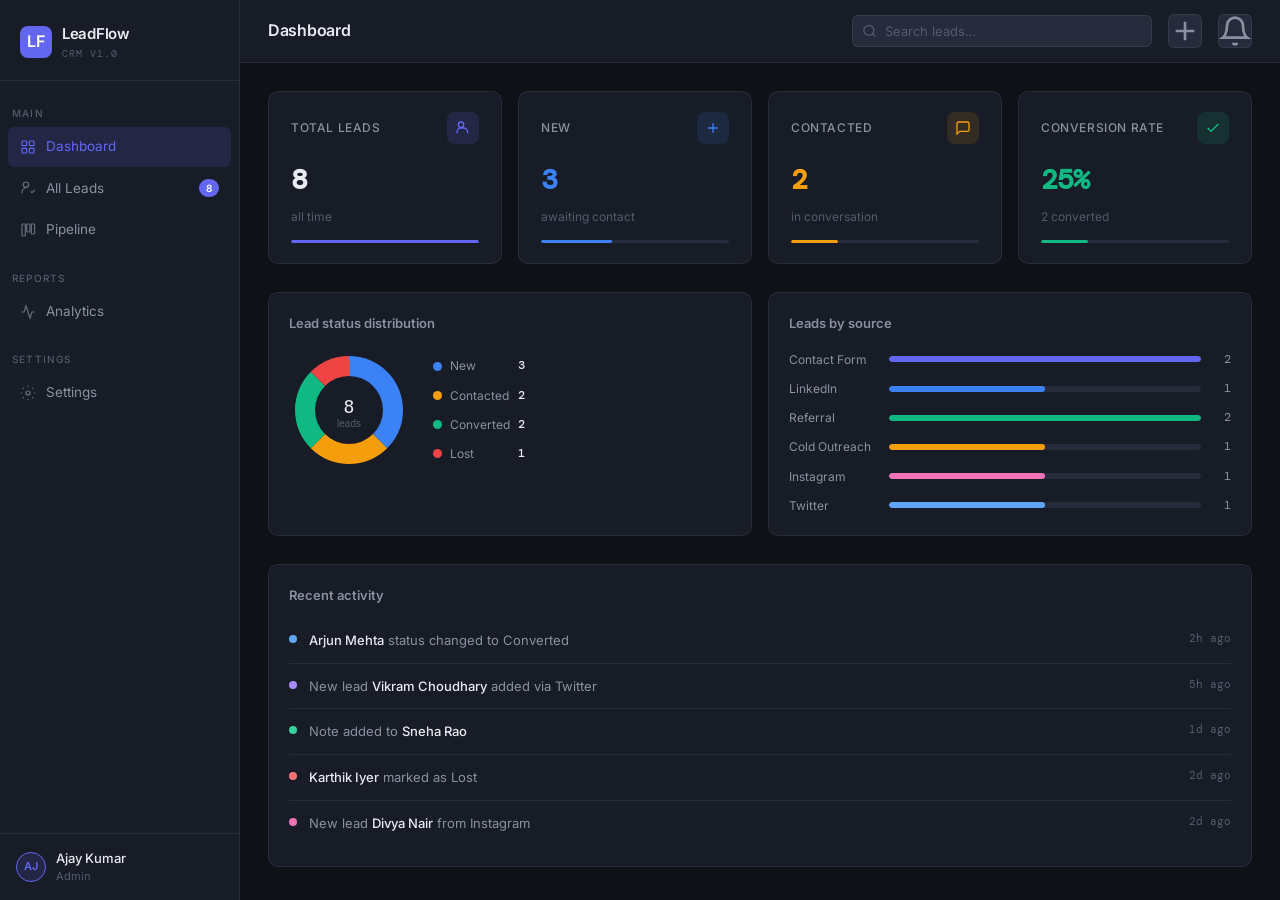
<file: index.html>
<!DOCTYPE html>
<html lang="en">
<head>
<meta charset="UTF-8">
<meta name="viewport" content="width=device-width, initial-scale=1.0">
<title>LeadFlow CRM</title>
<link rel="preconnect" href="https://fonts.googleapis.com">
<link rel="preconnect" href="https://fonts.gstatic.com" crossorigin>
<link href="https://fonts.googleapis.com/css2?family=Inter:wght@300;400;500;600&family=DM+Mono:wght@400;500&display=swap" rel="stylesheet">
<style>
:root {
  --bg: #0f1117;
  --surface: #181c27;
  --surface2: #1e2333;
  --surface3: #252b3b;
  --border: rgba(255,255,255,0.07);
  --border2: rgba(255,255,255,0.12);
  --text: #e8eaf0;
  --text2: #8b90a0;
  --text3: #555b6e;
  --accent: #6366f1;
  --accent-glow: rgba(99,102,241,0.15);
  --accent-hover: #7578f3;
  --new: #3b82f6;
  --new-bg: rgba(59,130,246,0.12);
  --contacted: #f59e0b;
  --contacted-bg: rgba(245,158,11,0.12);
  --converted: #10b981;
  --converted-bg: rgba(16,185,129,0.12);
  --lost: #ef4444;
  --lost-bg: rgba(239,68,68,0.12);
  --radius: 10px;
  --radius-sm: 6px;
  --sidebar-w: 240px;
  --font: 'Inter', sans-serif;
  --mono: 'DM Mono', monospace;
}
*{box-sizing:border-box;margin:0;padding:0}
body{font-family:var(--font);background:var(--bg);color:var(--text);min-height:100vh;display:flex;font-size:14px;line-height:1.6}

/* Sidebar */
#sidebar {
  width:var(--sidebar-w);min-height:100vh;background:var(--surface);
  border-right:1px solid var(--border);display:flex;flex-direction:column;
  position:fixed;left:0;top:0;bottom:0;z-index:50;transition:transform .2s;
}
.sidebar-logo {
  padding:22px 20px 18px;border-bottom:1px solid var(--border);
  display:flex;align-items:center;gap:10px;
}
.logo-icon {
  width:32px;height:32px;background:var(--accent);border-radius:8px;
  display:flex;align-items:center;justify-content:center;
  font-size:16px;color:#fff;font-weight:600;flex-shrink:0;
}
.logo-name{font-size:15px;font-weight:600;letter-spacing:-0.3px}
.logo-sub{font-size:10px;color:var(--text3);font-family:var(--mono);letter-spacing:1px;text-transform:uppercase}

.nav-section{padding:12px 12px 4px;font-size:10px;color:var(--text3);letter-spacing:1.2px;text-transform:uppercase;font-weight:500}
.nav-item {
  display:flex;align-items:center;gap:10px;padding:9px 12px;margin:2px 8px;
  border-radius:var(--radius-sm);cursor:pointer;transition:all .15s;
  color:var(--text2);font-size:13.5px;
}
.nav-item:hover{background:var(--surface3);color:var(--text)}
.nav-item.active{background:var(--accent-glow);color:var(--accent);}
.nav-item svg{width:16px;height:16px;opacity:.7;flex-shrink:0}
.nav-item.active svg{opacity:1}
.nav-badge{margin-left:auto;background:var(--accent);color:#fff;font-size:10px;padding:1px 7px;border-radius:20px;font-weight:600}

.sidebar-footer{margin-top:auto;border-top:1px solid var(--border);padding:14px 16px;display:flex;align-items:center;gap:10px}
.user-av{width:30px;height:30px;border-radius:50%;background:var(--accent-glow);border:1px solid var(--accent);display:flex;align-items:center;justify-content:center;font-size:11px;color:var(--accent);font-weight:600}
.user-name{font-size:13px;font-weight:500}
.user-role{font-size:11px;color:var(--text3)}

/* Main */
#main{margin-left:var(--sidebar-w);flex:1;min-height:100vh;display:flex;flex-direction:column}

/* Topbar */
#topbar{
  background:var(--surface);border-bottom:1px solid var(--border);
  padding:14px 28px;display:flex;align-items:center;gap:16px;position:sticky;top:0;z-index:40;
}
#topbar h1{font-size:16px;font-weight:600;letter-spacing:-0.3px;margin-right:auto}
.search-wrap{position:relative;flex:1;max-width:300px}
.search-wrap svg{position:absolute;left:10px;top:50%;transform:translateY(-50%);color:var(--text3);width:15px;height:15px}
#globalSearch{width:100%;background:var(--surface3);border:1px solid var(--border);color:var(--text);border-radius:var(--radius-sm);padding:7px 12px 7px 32px;font-size:13px;font-family:var(--font);outline:none;transition:border .15s}
#globalSearch:focus{border-color:var(--accent)}
#globalSearch::placeholder{color:var(--text3)}
.icon-btn{width:34px;height:34px;border-radius:var(--radius-sm);background:var(--surface3);border:1px solid var(--border);display:flex;align-items:center;justify-content:center;cursor:pointer;color:var(--text2);transition:all .15s}
.icon-btn:hover{background:var(--surface);color:var(--text);border-color:var(--border2)}

/* Content */
#content{padding:28px;flex:1}

/* Views */
.view{display:none}
.view.active{display:block}

/* Stats */
.stats-grid{display:grid;grid-template-columns:repeat(4,1fr);gap:16px;margin-bottom:28px}
.stat-card{background:var(--surface);border:1px solid var(--border);border-radius:var(--radius);padding:20px 22px;position:relative;overflow:hidden;transition:border .15s}
.stat-card:hover{border-color:var(--border2)}
.stat-card::before{content:'';position:absolute;inset:0;opacity:0;transition:opacity .2s}
.stat-card.s-new::before{background:radial-gradient(circle at top right,var(--new-bg),transparent 60%)}
.stat-card.s-contacted::before{background:radial-gradient(circle at top right,var(--contacted-bg),transparent 60%)}
.stat-card.s-converted::before{background:radial-gradient(circle at top right,var(--converted-bg),transparent 60%)}
.stat-card.s-total::before{background:radial-gradient(circle at top right,var(--accent-glow),transparent 60%)}
.stat-card:hover::before{opacity:1}
.stat-top{display:flex;align-items:center;justify-content:space-between;margin-bottom:14px}
.stat-label{font-size:12px;color:var(--text2);font-weight:500;text-transform:uppercase;letter-spacing:.6px}
.stat-icon{width:32px;height:32px;border-radius:8px;display:flex;align-items:center;justify-content:center}
.stat-icon svg{width:16px;height:16px}
.stat-num{font-size:28px;font-weight:600;letter-spacing:-1px;font-family:var(--mono)}
.stat-sub{font-size:12px;color:var(--text3);margin-top:4px}
.bar-track{height:3px;background:var(--surface3);border-radius:3px;margin-top:14px;overflow:hidden}
.bar-fill{height:100%;border-radius:3px;transition:width .6s ease}

/* Section header */
.sec-header{display:flex;align-items:center;justify-content:space-between;margin-bottom:16px;flex-wrap:wrap;gap:10px}
.sec-title{font-size:15px;font-weight:600;letter-spacing:-0.2px}
.filters{display:flex;gap:10px;align-items:center;flex-wrap:wrap}
select.filter-sel{background:var(--surface);border:1px solid var(--border);color:var(--text2);padding:7px 10px;border-radius:var(--radius-sm);font-family:var(--font);font-size:13px;outline:none;cursor:pointer;transition:border .15s}
select.filter-sel:focus,select.filter-sel:hover{border-color:var(--border2);color:var(--text)}

/* Buttons */
.btn{display:inline-flex;align-items:center;gap:6px;padding:8px 16px;border-radius:var(--radius-sm);font-family:var(--font);font-size:13px;font-weight:500;cursor:pointer;transition:all .15s;border:1px solid transparent;white-space:nowrap}
.btn-primary{background:var(--accent);color:#fff;border-color:var(--accent)}
.btn-primary:hover{background:var(--accent-hover)}
.btn-ghost{background:transparent;color:var(--text2);border-color:var(--border)}
.btn-ghost:hover{background:var(--surface3);color:var(--text);border-color:var(--border2)}
.btn-danger{background:rgba(239,68,68,0.1);color:#ef4444;border-color:rgba(239,68,68,0.2)}
.btn-danger:hover{background:rgba(239,68,68,0.2)}
.btn-sm{padding:5px 12px;font-size:12px}
.btn svg{width:14px;height:14px}

/* Table */
.table-wrap{background:var(--surface);border:1px solid var(--border);border-radius:var(--radius);overflow:hidden}
table{width:100%;border-collapse:collapse}
thead tr{border-bottom:1px solid var(--border);background:var(--surface2)}
th{padding:11px 16px;text-align:left;font-size:11px;color:var(--text3);font-weight:600;letter-spacing:.8px;text-transform:uppercase;white-space:nowrap}
td{padding:13px 16px;border-bottom:1px solid var(--border);vertical-align:middle}
tbody tr:last-child td{border-bottom:none}
tbody tr{transition:background .12s;cursor:pointer}
tbody tr:hover{background:var(--surface2)}
.lead-cell{display:flex;align-items:center;gap:12px}
.avatar{width:34px;height:34px;border-radius:50%;display:flex;align-items:center;justify-content:center;font-size:12px;font-weight:600;flex-shrink:0;font-family:var(--mono)}
.lead-name{font-size:14px;font-weight:500;letter-spacing:-.2px}
.lead-email{font-size:12px;color:var(--text3)}
.badge{display:inline-flex;align-items:center;gap:5px;padding:3px 10px;border-radius:20px;font-size:11px;font-weight:600;letter-spacing:.3px}
.badge::before{content:'';width:5px;height:5px;border-radius:50%;background:currentColor}
.badge-new{background:var(--new-bg);color:var(--new)}
.badge-contacted{background:var(--contacted-bg);color:var(--contacted)}
.badge-converted{background:var(--converted-bg);color:var(--converted)}
.badge-lost{background:var(--lost-bg);color:var(--lost)}
.source-tag{background:var(--surface3);color:var(--text2);padding:3px 9px;border-radius:20px;font-size:11px;border:1px solid var(--border)}
.action-row{display:flex;gap:6px}
td .action-row{visibility:hidden}
tr:hover .action-row{visibility:visible}

.empty{text-align:center;padding:60px 20px;color:var(--text3)}
.empty svg{width:40px;height:40px;margin:0 auto 12px;display:block;opacity:.3}
.empty p{font-size:13px;margin-top:6px}

/* Modal */
.overlay{position:fixed;inset:0;background:rgba(0,0,0,.6);backdrop-filter:blur(3px);z-index:200;display:none;align-items:center;justify-content:center;padding:20px}
.overlay.open{display:flex}
.modal{background:var(--surface);border:1px solid var(--border2);border-radius:14px;width:480px;max-width:100%;max-height:90vh;overflow-y:auto;box-shadow:0 24px 60px rgba(0,0,0,.5)}
.modal-head{padding:22px 24px 18px;border-bottom:1px solid var(--border);display:flex;align-items:center;justify-content:space-between;position:sticky;top:0;background:var(--surface);z-index:1}
.modal-head h2{font-size:15px;font-weight:600}
.modal-body{padding:24px}
.modal-foot{padding:16px 24px;border-top:1px solid var(--border);display:flex;justify-content:flex-end;gap:10px;position:sticky;bottom:0;background:var(--surface)}
.form-grid{display:grid;gap:16px}
.form-grid.col2{grid-template-columns:1fr 1fr}
.field label{display:block;font-size:11px;font-weight:600;color:var(--text3);letter-spacing:.6px;text-transform:uppercase;margin-bottom:6px}
.field input,.field select,.field textarea{
  width:100%;background:var(--surface2);border:1px solid var(--border);
  color:var(--text);padding:9px 12px;border-radius:var(--radius-sm);
  font-family:var(--font);font-size:13.5px;outline:none;transition:border .15s;
}
.field input:focus,.field select:focus,.field textarea:focus{border-color:var(--accent)}
.field input::placeholder,.field textarea::placeholder{color:var(--text3)}
.field select option{background:var(--surface)}
.field textarea{resize:vertical;min-height:72px}

/* Detail Panel */
#detailPanel{
  position:fixed;right:0;top:0;bottom:0;width:380px;background:var(--surface);
  border-left:1px solid var(--border);z-index:100;transform:translateX(100%);
  transition:transform .25s cubic-bezier(.4,0,.2,1);overflow-y:auto;display:flex;flex-direction:column;
}
#detailPanel.open{transform:translateX(0)}
.panel-head{padding:20px;border-bottom:1px solid var(--border);display:flex;align-items:center;gap:12px;position:sticky;top:0;background:var(--surface);z-index:1}
.panel-body{padding:20px;flex:1}
.panel-section{margin-bottom:22px}
.panel-section h3{font-size:11px;font-weight:600;letter-spacing:.8px;text-transform:uppercase;color:var(--text3);margin-bottom:12px}
.info-row{display:flex;align-items:center;gap:10px;padding:8px 0;border-bottom:1px solid var(--border)}
.info-row:last-child{border-bottom:none}
.info-row svg{width:14px;height:14px;color:var(--text3);flex-shrink:0}
.info-label{font-size:11px;color:var(--text3);width:80px;flex-shrink:0}
.info-val{font-size:13px;color:var(--text);flex:1}
.status-btns{display:flex;gap:8px;flex-wrap:wrap}
.status-btn{padding:5px 14px;border-radius:20px;font-size:12px;font-weight:600;cursor:pointer;border:1.5px solid transparent;transition:all .15s;font-family:var(--font)}
.status-btn.sn{border-color:var(--new);color:var(--new)}
.status-btn.sn.active,.status-btn.sn:hover{background:var(--new-bg)}
.status-btn.sc{border-color:var(--contacted);color:var(--contacted)}
.status-btn.sc.active,.status-btn.sc:hover{background:var(--contacted-bg)}
.status-btn.sv{border-color:var(--converted);color:var(--converted)}
.status-btn.sv.active,.status-btn.sv:hover{background:var(--converted-bg)}
.status-btn.sl{border-color:var(--lost);color:var(--lost)}
.status-btn.sl.active,.status-btn.sl:hover{background:var(--lost-bg)}
.note-item{background:var(--surface2);border-radius:var(--radius-sm);padding:10px 12px;margin-bottom:8px;font-size:13px;color:var(--text2);border-left:2px solid var(--border2);position:relative}
.note-meta{font-size:10px;color:var(--text3);margin-top:4px;font-family:var(--mono)}
.note-del{position:absolute;top:8px;right:8px;background:none;border:none;color:var(--text3);cursor:pointer;font-size:16px;line-height:1;display:none}
.note-item:hover .note-del{display:block}
.add-note-area{margin-top:8px}
.add-note-area textarea{width:100%;background:var(--surface2);border:1px solid var(--border);color:var(--text);padding:9px 12px;border-radius:var(--radius-sm);font-family:var(--font);font-size:13px;outline:none;resize:none;min-height:64px;transition:border .15s}
.add-note-area textarea:focus{border-color:var(--accent)}
.add-note-area textarea::placeholder{color:var(--text3)}

/* Toast */
#toast{position:fixed;bottom:28px;right:28px;z-index:999;display:flex;flex-direction:column;gap:8px}
.toast-item{background:var(--surface);border:1px solid var(--border2);padding:12px 18px;border-radius:var(--radius);font-size:13px;color:var(--text);box-shadow:0 8px 24px rgba(0,0,0,.4);display:flex;align-items:center;gap:10px;animation:slideIn .2s ease;border-left:3px solid var(--accent)}
.toast-item.success{border-left-color:var(--converted)}
.toast-item.danger{border-left-color:var(--lost)}
@keyframes slideIn{from{opacity:0;transform:translateX(20px)}to{opacity:1;transform:translateX(0)}}

/* Dashboard charts */
.dash-grid{display:grid;grid-template-columns:1fr 1fr;gap:16px;margin-bottom:28px}
.chart-card{background:var(--surface);border:1px solid var(--border);border-radius:var(--radius);padding:20px}
.chart-title{font-size:13px;font-weight:600;color:var(--text2);margin-bottom:16px}
.donut-wrap{display:flex;align-items:center;gap:24px}
.legend{display:flex;flex-direction:column;gap:10px}
.legend-item{display:flex;align-items:center;gap:8px;font-size:12px;color:var(--text2)}
.legend-dot{width:9px;height:9px;border-radius:50%}
.legend-val{font-family:var(--mono);font-weight:500;color:var(--text);margin-left:auto}
.bar-chart{display:flex;flex-direction:column;gap:10px}
.bar-row{display:flex;align-items:center;gap:10px}
.bar-row-label{font-size:12px;color:var(--text2);width:90px;flex-shrink:0}
.bar-track2{flex:1;height:6px;background:var(--surface3);border-radius:3px;overflow:hidden}
.bar-fill2{height:100%;border-radius:3px}
.bar-row-val{font-size:12px;font-family:var(--mono);color:var(--text2);width:20px;text-align:right}

/* Recent activity */
.activity-list{display:flex;flex-direction:column;gap:0}
.activity-item{display:flex;align-items:flex-start;gap:12px;padding:12px 0;border-bottom:1px solid var(--border)}
.activity-item:last-child{border-bottom:none}
.act-dot{width:8px;height:8px;border-radius:50%;margin-top:5px;flex-shrink:0}
.act-text{font-size:13px;color:var(--text2);flex:1}
.act-text strong{color:var(--text);font-weight:500}
.act-time{font-size:11px;color:var(--text3);font-family:var(--mono);flex-shrink:0}

/* Kanban */
.kanban{display:grid;grid-template-columns:repeat(4,1fr);gap:16px}
.kanban-col{background:var(--surface);border:1px solid var(--border);border-radius:var(--radius);overflow:hidden}
.kanban-head{padding:14px 16px;border-bottom:1px solid var(--border);display:flex;align-items:center;gap:8px;font-size:13px;font-weight:600}
.kanban-count{background:var(--surface3);color:var(--text3);padding:2px 8px;border-radius:20px;font-size:11px;font-family:var(--mono);margin-left:auto}
.kanban-body{padding:12px;display:flex;flex-direction:column;gap:8px;min-height:200px}
.kanban-card{background:var(--surface2);border:1px solid var(--border);border-radius:var(--radius-sm);padding:12px;cursor:pointer;transition:border .15s}
.kanban-card:hover{border-color:var(--border2)}
.kc-name{font-size:13px;font-weight:500;margin-bottom:4px}
.kc-email{font-size:11px;color:var(--text3)}
.kc-src{font-size:10px;color:var(--text3);margin-top:6px;display:flex;align-items:center;gap:4px}

/* Topbar hamburger */
.hamburger{display:none;flex-direction:column;gap:4px;cursor:pointer;padding:4px}
.hamburger span{width:18px;height:2px;background:var(--text2);border-radius:2px;display:block;transition:all .2s}

/* Tooltip */
[title]{position:relative}

/* Responsive */
@media(max-width:900px){
  #sidebar{transform:translateX(-100%)}
  #sidebar.open{transform:translateX(0)}
  #main{margin-left:0}
  .hamburger{display:flex}
  .stats-grid{grid-template-columns:repeat(2,1fr)}
  .dash-grid{grid-template-columns:1fr}
  .kanban{grid-template-columns:repeat(2,1fr)}
  .form-grid.col2{grid-template-columns:1fr}
  #detailPanel{width:100%;max-width:420px}
}
@media(max-width:600px){
  #content{padding:16px}
  .stats-grid{grid-template-columns:1fr 1fr}
  .kanban{grid-template-columns:1fr 1fr}
  #topbar{padding:12px 16px}
}

.page-overlay{position:fixed;inset:0;background:rgba(0,0,0,.4);z-index:49;display:none}
.page-overlay.open{display:block}
</style>
</head>
<body>

<!-- Sidebar -->
<aside id="sidebar">
  <div class="sidebar-logo">
    <div class="logo-icon">LF</div>
    <div>
      <div class="logo-name">LeadFlow</div>
      <div class="logo-sub">CRM v1.0</div>
    </div>
  </div>

  <div style="padding:12px 0;flex:1">
    <div class="nav-section">Main</div>
    <div class="nav-item active" onclick="switchView('dashboard',this)">
      <svg fill="none" viewBox="0 0 24 24" stroke="currentColor" stroke-width="1.8"><rect x="3" y="3" width="7" height="7" rx="1"/><rect x="14" y="3" width="7" height="7" rx="1"/><rect x="3" y="14" width="7" height="7" rx="1"/><rect x="14" y="14" width="7" height="7" rx="1"/></svg>
      Dashboard
    </div>
    <div class="nav-item" onclick="switchView('leads',this)">
      <svg fill="none" viewBox="0 0 24 24" stroke="currentColor" stroke-width="1.8"><circle cx="9" cy="7" r="4"/><path d="M3 20v-2a6 6 0 0 1 6-6h0"/><path d="M16 17l2 2 4-4"/></svg>
      All Leads
      <span class="nav-badge" id="navCount">6</span>
    </div>
    <div class="nav-item" onclick="switchView('kanban',this)">
      <svg fill="none" viewBox="0 0 24 24" stroke="currentColor" stroke-width="1.8"><rect x="3" y="3" width="5" height="18" rx="1"/><rect x="10" y="3" width="5" height="12" rx="1"/><rect x="17" y="3" width="5" height="15" rx="1"/></svg>
      Pipeline
    </div>

    <div class="nav-section" style="margin-top:8px">Reports</div>
    <div class="nav-item" onclick="switchView('analytics',this)">
      <svg fill="none" viewBox="0 0 24 24" stroke="currentColor" stroke-width="1.8"><polyline points="22 12 18 12 15 21 9 3 6 12 2 12"/></svg>
      Analytics
    </div>

    <div class="nav-section" style="margin-top:8px">Settings</div>
    <div class="nav-item" onclick="switchView('settings',this)">
      <svg fill="none" viewBox="0 0 24 24" stroke="currentColor" stroke-width="1.8"><circle cx="12" cy="12" r="3"/><path d="M12 1v2M12 21v2M4.22 4.22l1.42 1.42M18.36 18.36l1.42 1.42M1 12h2M21 12h2M4.22 19.78l1.42-1.42M18.36 5.64l1.42-1.42"/></svg>
      Settings
    </div>
  </div>

  <div class="sidebar-footer">
    <div class="user-av">AJ</div>
    <div>
      <div class="user-name">Ajay Kumar</div>
      <div class="user-role">Admin</div>
    </div>
  </div>
</aside>

<div class="page-overlay" id="pageOverlay" onclick="closeSidebar()"></div>

<!-- Main -->
<main id="main">
  <header id="topbar">
    <div class="hamburger" onclick="toggleSidebar()"><span></span><span></span><span></span></div>
    <h1 id="topbarTitle">Dashboard</h1>
    <div class="search-wrap">
      <svg fill="none" viewBox="0 0 24 24" stroke="currentColor" stroke-width="2"><circle cx="11" cy="11" r="8"/><path d="m21 21-4.35-4.35"/></svg>
      <input id="globalSearch" placeholder="Search leads…" oninput="onSearch(this.value)">
    </div>
    <div class="icon-btn" onclick="openAddModal()" title="Add lead">
      <svg fill="none" viewBox="0 0 24 24" stroke="currentColor" stroke-width="2"><path d="M12 5v14M5 12h14"/></svg>
    </div>
    <div class="icon-btn" title="Notifications">
      <svg fill="none" viewBox="0 0 24 24" stroke="currentColor" stroke-width="2"><path d="M18 8A6 6 0 0 0 6 8c0 7-3 9-3 9h18s-3-2-3-9"/><path d="M13.73 21a2 2 0 0 1-3.46 0"/></svg>
    </div>
  </header>

  <div id="content">

    <!-- Dashboard -->
    <div class="view active" id="view-dashboard">
      <div class="stats-grid" id="statsGrid"></div>
      <div class="dash-grid">
        <div class="chart-card">
          <div class="chart-title">Lead status distribution</div>
          <div class="donut-wrap">
            <canvas id="donutCanvas" width="120" height="120"></canvas>
            <div class="legend" id="donutLegend"></div>
          </div>
        </div>
        <div class="chart-card">
          <div class="chart-title">Leads by source</div>
          <div class="bar-chart" id="sourceChart"></div>
        </div>
      </div>
      <div class="chart-card">
        <div class="chart-title" style="margin-bottom:12px">Recent activity</div>
        <div class="activity-list" id="activityList"></div>
      </div>
    </div>

    <!-- All Leads -->
    <div class="view" id="view-leads">
      <div class="sec-header">
        <div class="sec-title">All leads</div>
        <div class="filters">
          <select class="filter-sel" id="statusFilter" onchange="renderLeads()">
            <option value="">All statuses</option>
            <option value="new">New</option>
            <option value="contacted">Contacted</option>
            <option value="converted">Converted</option>
            <option value="lost">Lost</option>
          </select>
          <select class="filter-sel" id="sourceFilter" onchange="renderLeads()">
            <option value="">All sources</option>
            <option value="Contact Form">Contact Form</option>
            <option value="LinkedIn">LinkedIn</option>
            <option value="Referral">Referral</option>
            <option value="Cold Outreach">Cold Outreach</option>
            <option value="Instagram">Instagram</option>
            <option value="Twitter">Twitter</option>
          </select>
          <button class="btn btn-primary" onclick="openAddModal()">
            <svg fill="none" viewBox="0 0 24 24" stroke="currentColor" stroke-width="2"><path d="M12 5v14M5 12h14"/></svg>
            Add lead
          </button>
        </div>
      </div>
      <div class="table-wrap">
        <table>
          <thead>
            <tr>
              <th>Lead</th>
              <th>Source</th>
              <th>Status</th>
              <th>Phone</th>
              <th>Date added</th>
              <th>Actions</th>
            </tr>
          </thead>
          <tbody id="leadsBody"></tbody>
        </table>
        <div id="emptyState" class="empty" style="display:none">
          <svg fill="none" viewBox="0 0 24 24" stroke="currentColor"><path stroke-linecap="round" stroke-linejoin="round" stroke-width="1.5" d="M17 21v-2a4 4 0 0 0-4-4H5a4 4 0 0 0-4 4v2"/><circle cx="9" cy="7" r="4"/><path d="M23 21v-2a4 4 0 0 0-3-3.87M16 3.13a4 4 0 0 1 0 7.75"/></svg>
          <div style="font-size:15px;font-weight:500;color:var(--text2)">No leads found</div>
          <p>Try adjusting filters or <a href="#" style="color:var(--accent)" onclick="openAddModal();return false">add a new lead</a>.</p>
        </div>
      </div>
    </div>

    <!-- Kanban -->
    <div class="view" id="view-kanban">
      <div class="sec-header">
        <div class="sec-title">Pipeline view</div>
        <button class="btn btn-primary" onclick="openAddModal()">
          <svg fill="none" viewBox="0 0 24 24" stroke="currentColor" stroke-width="2"><path d="M12 5v14M5 12h14"/></svg>
          Add lead
        </button>
      </div>
      <div class="kanban" id="kanbanBoard"></div>
    </div>

    <!-- Analytics -->
    <div class="view" id="view-analytics">
      <div class="sec-header"><div class="sec-title">Analytics overview</div></div>
      <div class="stats-grid" id="analyticsStats"></div>
      <div class="dash-grid">
        <div class="chart-card">
          <div class="chart-title">Conversion rate by source</div>
          <div class="bar-chart" id="convChart"></div>
        </div>
        <div class="chart-card">
          <div class="chart-title">Monthly lead trend</div>
          <canvas id="trendCanvas" width="300" height="180"></canvas>
        </div>
      </div>
    </div>

    <!-- Settings -->
    <div class="view" id="view-settings">
      <div class="sec-header"><div class="sec-title">Settings</div></div>
      <div style="display:grid;gap:16px;max-width:600px">
        <div class="chart-card">
          <div class="chart-title" style="margin-bottom:16px">Account details</div>
          <div class="form-grid">
            <div class="field"><label>Full name</label><input value="Ajay Kumar"></div>
            <div class="field"><label>Email</label><input value="ajay@leadflow.in"></div>
            <div class="field"><label>Company</label><input value="LeadFlow Pvt. Ltd."></div>
            <div class="field"><label>Role</label><input value="Admin" disabled style="opacity:.5"></div>
          </div>
          <div style="margin-top:16px"><button class="btn btn-primary" onclick="toast('Settings saved','success')">Save changes</button></div>
        </div>
        <div class="chart-card">
          <div class="chart-title" style="margin-bottom:4px">Data</div>
          <p style="font-size:12px;color:var(--text3);margin-bottom:14px">Manage your lead data</p>
          <div style="display:flex;gap:10px;flex-wrap:wrap">
            <button class="btn btn-ghost" onclick="exportCSV()">
              <svg fill="none" viewBox="0 0 24 24" stroke="currentColor" stroke-width="2" style="width:14px;height:14px"><path d="M21 15v4a2 2 0 0 1-2 2H5a2 2 0 0 1-2-2v-4"/><polyline points="7 10 12 15 17 10"/><line x1="12" y1="15" x2="12" y2="3"/></svg>
              Export CSV
            </button>
            <button class="btn btn-danger btn-sm" onclick="if(confirm('Clear all leads?')){leads=[];renderAll();toast('All leads cleared','danger')}">Clear all leads</button>
          </div>
        </div>
      </div>
    </div>

  </div>
</main>

<!-- Detail Panel -->
<div id="detailPanel">
  <div class="panel-head">
    <div class="avatar" id="panelAvatar" style="width:40px;height:40px;font-size:13px"></div>
    <div style="flex:1">
      <div id="panelName" style="font-size:15px;font-weight:600"></div>
      <div id="panelEmail" style="font-size:12px;color:var(--text3)"></div>
    </div>
    <button class="btn btn-ghost btn-sm" onclick="closePanel()">✕</button>
  </div>
  <div class="panel-body">
    <div class="panel-section">
      <h3>Contact info</h3>
      <div id="panelInfo"></div>
    </div>
    <div class="panel-section">
      <h3>Status</h3>
      <div class="status-btns" id="panelStatusBtns"></div>
    </div>
    <div class="panel-section">
      <h3>Notes & follow-ups</h3>
      <div id="panelNotes"></div>
      <div class="add-note-area">
        <textarea id="noteInput" placeholder="Add a follow-up note…" rows="2"></textarea>
        <button class="btn btn-ghost btn-sm" style="margin-top:8px" onclick="addNote()">Add note</button>
      </div>
    </div>
    <div style="margin-top:auto;display:flex;gap:8px;padding-top:12px;border-top:1px solid var(--border)">
      <button class="btn btn-ghost btn-sm" onclick="openEdit(currentDetailId)">Edit lead</button>
      <button class="btn btn-danger btn-sm" onclick="deleteLead(currentDetailId)">Delete</button>
    </div>
  </div>
</div>

<!-- Add/Edit Modal -->
<div class="overlay" id="leadModal">
  <div class="modal">
    <div class="modal-head">
      <h2 id="modalTitle">Add lead</h2>
      <button class="btn btn-ghost btn-sm" onclick="closeModal()">✕</button>
    </div>
    <div class="modal-body">
      <div class="form-grid col2">
        <div class="field"><label>Full name *</label><input id="fName" placeholder="Priya Sharma"></div>
        <div class="field"><label>Email *</label><input id="fEmail" type="email" placeholder="priya@example.com"></div>
        <div class="field"><label>Phone</label><input id="fPhone" placeholder="+91 98765 43210"></div>
        <div class="field"><label>Company</label><input id="fCompany" placeholder="Acme Pvt. Ltd."></div>
        <div class="field"><label>Source</label>
          <select id="fSource">
            <option>Contact Form</option><option>LinkedIn</option><option>Referral</option>
            <option>Cold Outreach</option><option>Instagram</option><option>Twitter</option>
          </select>
        </div>
        <div class="field"><label>Status</label>
          <select id="fStatus">
            <option value="new">New</option><option value="contacted">Contacted</option>
            <option value="converted">Converted</option><option value="lost">Lost</option>
          </select>
        </div>
        <div class="field" style="grid-column:1/-1"><label>Initial note</label>
          <textarea id="fNote" placeholder="Any notes about this lead…" rows="2"></textarea>
        </div>
      </div>
    </div>
    <div class="modal-foot">
      <button class="btn btn-ghost" onclick="closeModal()">Cancel</button>
      <button class="btn btn-primary" onclick="saveLead()">Save lead</button>
    </div>
  </div>
</div>

<!-- Toast -->
<div id="toast"></div>

<script>
const AVATAR_COLORS=[
  {bg:'#1e3a5f',text:'#60a5fa'},{bg:'#1a3a2a',text:'#34d399'},
  {bg:'#3a1a2a',text:'#f472b6'},{bg:'#2a1f3a',text:'#a78bfa'},
  {bg:'#3a2a10',text:'#fbbf24'},{bg:'#2a1010',text:'#f87171'},
];
const SOURCES=['Contact Form','LinkedIn','Referral','Cold Outreach','Instagram','Twitter'];

let leads=[
  {id:1,name:'Arjun Mehta',email:'arjun.mehta@techstartup.in',phone:'+91 98201 33410',company:'TechStartup Pvt.',source:'Contact Form',status:'converted',date:'2026-05-12',notes:['Interested in full website redesign','Signed contract on June 1, 2026']},
  {id:2,name:'Sneha Rao',email:'sneha.rao@designstudio.co',phone:'+91 87654 21098',company:'DesignStudio Co.',source:'LinkedIn',status:'contacted',date:'2026-06-02',notes:['Reached out via LinkedIn','Demo call scheduled for June 20']},
  {id:3,name:'Ravi Kulkarni',email:'ravi.k@fashionbrand.com',phone:'+91 99900 11234',company:'Fashion Brand Ltd.',source:'Referral',status:'new',date:'2026-06-10',notes:['Referred by Arjun Mehta']},
  {id:4,name:'Divya Nair',email:'divya.nair@ecommerce.in',phone:'+91 76543 98765',company:'Nair Ecommerce',source:'Instagram',status:'new',date:'2026-06-14',notes:[]},
  {id:5,name:'Karthik Iyer',email:'karthik@lawfirm.co.in',phone:'+91 94432 76510',company:'Iyer & Associates',source:'Cold Outreach',status:'lost',date:'2026-05-28',notes:['No response after 3 follow-ups','Budget constraints cited']},
  {id:6,name:'Pooja Agarwal',email:'pooja.agarwal@realestate.in',phone:'+91 81234 56789',company:'Agarwal Realty',source:'Contact Form',status:'contacted',date:'2026-06-08',notes:['Wants CRM + mobile app quote','Follow-up on June 18']},
  {id:7,name:'Vikram Choudhary',email:'vikram@foodtech.co',phone:'+91 93300 44512',company:'FoodTech Ventures',source:'Twitter',status:'new',date:'2026-06-15',notes:['Seen our tweet about CRM']},
  {id:8,name:'Meena Pillai',email:'meena.pillai@edu.in',phone:'+91 79900 12345',company:'EduSpark Pvt.',source:'Referral',status:'converted',date:'2026-05-05',notes:['LMS project','Signed 3-month contract']},
];
let nextId=9,editId=null,currentDetailId=null,searchQuery='';
let activity=[
  {text:'<strong>Arjun Mehta</strong> status changed to Converted',color:AVATAR_COLORS[0],time:'2h ago'},
  {text:'New lead <strong>Vikram Choudhary</strong> added via Twitter',color:AVATAR_COLORS[3],time:'5h ago'},
  {text:'Note added to <strong>Sneha Rao</strong>',color:AVATAR_COLORS[1],time:'1d ago'},
  {text:'<strong>Karthik Iyer</strong> marked as Lost',color:AVATAR_COLORS[5],time:'2d ago'},
  {text:'New lead <strong>Divya Nair</strong> from Instagram',color:AVATAR_COLORS[2],time:'2d ago'},
];

function initials(n){return n.split(' ').map(w=>w[0]).join('').toUpperCase().slice(0,2)}
function ac(i){return AVATAR_COLORS[i%AVATAR_COLORS.length]}
function fmtDate(d){return new Date(d).toLocaleDateString('en-IN',{day:'2-digit',month:'short',year:'numeric'})}
function statusLabel(s){return s.charAt(0).toUpperCase()+s.slice(1)}

function renderAll(){renderLeads();renderStats();renderDashboard();renderKanban();renderAnalytics();document.getElementById('navCount').textContent=leads.length}

function counts(){
  const c={new:0,contacted:0,converted:0,lost:0};
  leads.forEach(l=>c[l.status]++);return c;
}

function renderStats(){
  const c=counts();const total=leads.length;
  const convRate=total?Math.round(c.converted/total*100):0;
  document.getElementById('statsGrid').innerHTML=`
    <div class="stat-card s-total"><div class="stat-top"><div class="stat-label">Total leads</div><div class="stat-icon" style="background:var(--accent-glow)"><svg fill="none" viewBox="0 0 24 24" stroke="#6366f1" stroke-width="2"><circle cx="9" cy="7" r="4"/><path d="M3 20v-2a6 6 0 0 1 6-6h4a6 6 0 0 1 6 6v2"/></svg></div></div><div class="stat-num">${total}</div><div class="stat-sub">all time</div><div class="bar-track"><div class="bar-fill" style="width:100%;background:var(--accent)"></div></div></div>
    <div class="stat-card s-new"><div class="stat-top"><div class="stat-label">New</div><div class="stat-icon" style="background:var(--new-bg)"><svg fill="none" viewBox="0 0 24 24" stroke="${'#3b82f6'}" stroke-width="2"><path d="M12 5v14M5 12h14"/></svg></div></div><div class="stat-num" style="color:var(--new)">${c.new}</div><div class="stat-sub">awaiting contact</div><div class="bar-track"><div class="bar-fill" style="width:${total?c.new/total*100:0}%;background:var(--new)"></div></div></div>
    <div class="stat-card s-contacted"><div class="stat-top"><div class="stat-label">Contacted</div><div class="stat-icon" style="background:var(--contacted-bg)"><svg fill="none" viewBox="0 0 24 24" stroke="${'#f59e0b'}" stroke-width="2"><path d="M21 15a2 2 0 0 1-2 2H7l-4 4V5a2 2 0 0 1 2-2h14a2 2 0 0 1 2 2z"/></svg></div></div><div class="stat-num" style="color:var(--contacted)">${c.contacted}</div><div class="stat-sub">in conversation</div><div class="bar-track"><div class="bar-fill" style="width:${total?c.contacted/total*100:0}%;background:var(--contacted)"></div></div></div>
    <div class="stat-card s-converted"><div class="stat-top"><div class="stat-label">Conversion rate</div><div class="stat-icon" style="background:var(--converted-bg)"><svg fill="none" viewBox="0 0 24 24" stroke="${'#10b981'}" stroke-width="2"><polyline points="20 6 9 17 4 12"/></svg></div></div><div class="stat-num" style="color:var(--converted)">${convRate}%</div><div class="stat-sub">${c.converted} converted</div><div class="bar-track"><div class="bar-fill" style="width:${convRate}%;background:var(--converted)"></div></div></div>`;
}

function renderDashboard(){
  const c=counts();const total=leads.length||1;
  // Donut
  const canvas=document.getElementById('donutCanvas');
  if(canvas){
    const ctx=canvas.getContext('2d');ctx.clearRect(0,0,120,120);
    const data=[c.new,c.contacted,c.converted,c.lost];
    const colors=['#3b82f6','#f59e0b','#10b981','#ef4444'];
    let start=-Math.PI/2,sum=data.reduce((a,b)=>a+b,0)||1;
    ctx.lineWidth=0;
    data.forEach((v,i)=>{
      const slice=v/sum*2*Math.PI;
      ctx.beginPath();ctx.moveTo(60,60);
      ctx.arc(60,60,54,start,start+slice);ctx.closePath();
      ctx.fillStyle=colors[i];ctx.fill();start+=slice;
    });
    ctx.beginPath();ctx.arc(60,60,34,0,2*Math.PI);ctx.fillStyle='#181c27';ctx.fill();
    ctx.fillStyle='#e8eaf0';ctx.font='500 18px DM Mono, monospace';ctx.textAlign='center';ctx.textBaseline='middle';
    ctx.fillText(total,60,58);ctx.font='400 10px Inter, sans-serif';ctx.fillStyle='#555b6e';ctx.fillText('leads',60,74);
  }
  const labels=['New','Contacted','Converted','Lost'];
  const colors2=['var(--new)','var(--contacted)','var(--converted)','var(--lost)'];
  const vals=[c.new,c.contacted,c.converted,c.lost];
  document.getElementById('donutLegend').innerHTML=labels.map((l,i)=>`<div class="legend-item"><div class="legend-dot" style="background:${colors2[i]}"></div>${l}<span class="legend-val">${vals[i]}</span></div>`).join('');

  // Source bar
  const srcCount={};SOURCES.forEach(s=>srcCount[s]=0);
  leads.forEach(l=>srcCount[l.source]=(srcCount[l.source]||0)+1);
  const maxSrc=Math.max(...Object.values(srcCount),1);
  const srcColors=['#6366f1','#3b82f6','#10b981','#f59e0b','#f472b6','#60a5fa'];
  document.getElementById('sourceChart').innerHTML=SOURCES.map((s,i)=>`
    <div class="bar-row">
      <div class="bar-row-label">${s}</div>
      <div class="bar-track2"><div class="bar-fill2" style="width:${srcCount[s]/maxSrc*100}%;background:${srcColors[i%srcColors.length]}"></div></div>
      <div class="bar-row-val">${srcCount[s]||0}</div>
    </div>`).join('');

  // Activity
  document.getElementById('activityList').innerHTML=activity.slice(0,5).map(a=>`
    <div class="activity-item">
      <div class="act-dot" style="background:${a.color.text}"></div>
      <div class="act-text">${a.text}</div>
      <div class="act-time">${a.time}</div>
    </div>`).join('');
}

function renderLeads(){
  const sf=document.getElementById('statusFilter').value;
  const src=document.getElementById('sourceFilter').value;
  const q=searchQuery.toLowerCase();
  const filtered=leads.filter(l=>{
    return (!sf||l.status===sf)&&(!src||l.source===src)&&
      (!q||l.name.toLowerCase().includes(q)||l.email.toLowerCase().includes(q)||(l.company||'').toLowerCase().includes(q));
  });
  const tbody=document.getElementById('leadsBody');
  document.getElementById('emptyState').style.display=filtered.length?'none':'block';
  tbody.innerHTML=filtered.map((l,i)=>{
    const c=ac(i);
    return`<tr onclick="openPanel(${l.id})">
      <td><div class="lead-cell">
        <div class="avatar" style="background:${c.bg};color:${c.text}">${initials(l.name)}</div>
        <div><div class="lead-name">${l.name}</div><div class="lead-email">${l.email}</div></div>
      </div></td>
      <td><span class="source-tag">${l.source}</span></td>
      <td><span class="badge badge-${l.status}">${statusLabel(l.status)}</span></td>
      <td style="color:var(--text2);font-size:13px;font-family:var(--mono)">${l.phone||'—'}</td>
      <td style="color:var(--text3);font-size:12px;font-family:var(--mono)">${fmtDate(l.date)}</td>
      <td><div class="action-row" onclick="event.stopPropagation()">
        <button class="btn btn-ghost btn-sm" onclick="openPanel(${l.id})">View</button>
        <button class="btn btn-ghost btn-sm" onclick="openEdit(${l.id})">Edit</button>
        <button class="btn btn-danger btn-sm" onclick="deleteLead(${l.id})">Delete</button>
      </div></td>
    </tr>`;
  }).join('');
}

function renderKanban(){
  const statuses=['new','contacted','converted','lost'];
  const labels={new:'New',contacted:'Contacted',converted:'Converted',lost:'Lost'};
  const colors={new:'var(--new)',contacted:'var(--contacted)',converted:'var(--converted)',lost:'var(--lost)'};
  document.getElementById('kanbanBoard').innerHTML=statuses.map(s=>{
    const col=leads.filter(l=>l.status===s);
    return`<div class="kanban-col">
      <div class="kanban-head"><span style="width:8px;height:8px;border-radius:50%;background:${colors[s]};flex-shrink:0"></span>${labels[s]}<span class="kanban-count">${col.length}</span></div>
      <div class="kanban-body">${col.map((l,i)=>`
        <div class="kanban-card" onclick="openPanel(${l.id})">
          <div class="kc-name">${l.name}</div>
          <div class="kc-email">${l.email}</div>
          <div class="kc-src"><span style="width:6px;height:6px;border-radius:50%;background:var(--text3)"></span>${l.source}${l.company?` · ${l.company}`:''}</div>
        </div>`).join('')}
      </div>
    </div>`;
  }).join('');
}

function renderAnalytics(){
  const c=counts();const total=leads.length||1;
  document.getElementById('analyticsStats').innerHTML=`
    <div class="stat-card"><div class="stat-top"><div class="stat-label">Total leads</div></div><div class="stat-num">${leads.length}</div></div>
    <div class="stat-card"><div class="stat-top"><div class="stat-label">Win rate</div></div><div class="stat-num" style="color:var(--converted)">${Math.round(c.converted/total*100)}%</div></div>
    <div class="stat-card"><div class="stat-top"><div class="stat-label">Avg notes/lead</div></div><div class="stat-num">${leads.length?Math.round(leads.reduce((a,l)=>a+l.notes.length,0)/leads.length*10)/10:0}</div></div>
    <div class="stat-card"><div class="stat-top"><div class="stat-label">Lost rate</div></div><div class="stat-num" style="color:var(--lost)">${Math.round(c.lost/total*100)}%</div></div>`;

  // Conversion by source
  const srcConv={};const srcTotal={};
  leads.forEach(l=>{srcTotal[l.source]=(srcTotal[l.source]||0)+1;if(l.status==='converted')srcConv[l.source]=(srcConv[l.source]||0)+1});
  document.getElementById('convChart').innerHTML=SOURCES.filter(s=>srcTotal[s]).map(s=>{
    const r=Math.round(((srcConv[s]||0)/(srcTotal[s]||1))*100);
    return`<div class="bar-row"><div class="bar-row-label">${s}</div><div class="bar-track2"><div class="bar-fill2" style="width:${r}%;background:var(--converted)"></div></div><div class="bar-row-val">${r}%</div></div>`;
  }).join('');

  // Trend fake
  const canvas=document.getElementById('trendCanvas');
  if(canvas){
    const ctx=canvas.getContext('2d');ctx.clearRect(0,0,300,180);
    const pts=[2,5,3,7,4,8,6,leads.length];
    const maxPt=Math.max(...pts);
    const w=300,h=160,pad=16;
    const sx=i=>pad+(i/(pts.length-1))*(w-2*pad);
    const sy=v=>h-pad-(v/maxPt)*(h-2*pad);
    ctx.beginPath();
    pts.forEach((v,i)=>{i===0?ctx.moveTo(sx(i),sy(v)):ctx.lineTo(sx(i),sy(v))});
    ctx.strokeStyle='#6366f1';ctx.lineWidth=2;ctx.stroke();
    ctx.lineTo(sx(pts.length-1),h);ctx.lineTo(sx(0),h);ctx.closePath();
    ctx.fillStyle='rgba(99,102,241,0.1)';ctx.fill();
    pts.forEach((v,i)=>{ctx.beginPath();ctx.arc(sx(i),sy(v),4,0,2*Math.PI);ctx.fillStyle='#6366f1';ctx.fill()});
    const months=['Nov','Dec','Jan','Feb','Mar','Apr','May','Jun'];
    ctx.fillStyle='#555b6e';ctx.font='10px Inter, sans-serif';ctx.textAlign='center';
    months.forEach((m,i)=>{ctx.fillText(m,sx(i),h+4)});
  }
}

function openPanel(id){
  currentDetailId=id;const l=leads.find(x=>x.id===id);
  const i=leads.indexOf(l);const c=ac(i);
  document.getElementById('panelAvatar').style.background=c.bg;
  document.getElementById('panelAvatar').style.color=c.text;
  document.getElementById('panelAvatar').textContent=initials(l.name);
  document.getElementById('panelName').textContent=l.name;
  document.getElementById('panelEmail').textContent=l.email;
  document.getElementById('panelInfo').innerHTML=`
    <div class="info-row"><svg fill="none" viewBox="0 0 24 24" stroke="currentColor" stroke-width="2"><path d="M22 16.92v3a2 2 0 0 1-2.18 2 19.79 19.79 0 0 1-8.63-3.07A19.5 19.5 0 0 1 4.15 12a19.79 19.79 0 0 1-3.07-8.67A2 2 0 0 1 3.06 1h3a2 2 0 0 1 2 1.72c.127.96.361 1.903.7 2.81a2 2 0 0 1-.45 2.11L7.09 8.91a16 16 0 0 0 6 6l1.27-1.27a2 2 0 0 1 2.11-.45c.907.339 1.85.573 2.81.7A2 2 0 0 1 21 16z"/></svg><span class="info-label">Phone</span><span class="info-val">${l.phone||'—'}</span></div>
    <div class="info-row"><svg fill="none" viewBox="0 0 24 24" stroke="currentColor" stroke-width="2"><rect x="2" y="7" width="20" height="14" rx="2"/><path d="M16 7V5a2 2 0 0 0-2-2h-4a2 2 0 0 0-2 2v2"/></svg><span class="info-label">Company</span><span class="info-val">${l.company||'—'}</span></div>
    <div class="info-row"><svg fill="none" viewBox="0 0 24 24" stroke="currentColor" stroke-width="2"><circle cx="12" cy="12" r="10"/><path d="m4.93 4.93 14.14 14.14"/></svg><span class="info-label">Source</span><span class="info-val">${l.source}</span></div>
    <div class="info-row"><svg fill="none" viewBox="0 0 24 24" stroke="currentColor" stroke-width="2"><rect x="3" y="4" width="18" height="18" rx="2"/><path d="M16 2v4M8 2v4M3 10h18"/></svg><span class="info-label">Added</span><span class="info-val">${fmtDate(l.date)}</span></div>`;
  const statuses=[['new','sn','New'],['contacted','sc','Contacted'],['converted','sv','Converted'],['lost','sl','Lost']];
  document.getElementById('panelStatusBtns').innerHTML=statuses.map(([s,cls,label])=>`<button class="status-btn ${cls} ${l.status===s?'active':''}" onclick="setStatus(${l.id},'${s}')">${label}</button>`).join('');
  renderPanelNotes(l);
  document.getElementById('noteInput').value='';
  document.getElementById('detailPanel').classList.add('open');
}
function closePanel(){document.getElementById('detailPanel').classList.remove('open');currentDetailId=null}

function renderPanelNotes(l){
  document.getElementById('panelNotes').innerHTML=l.notes.length?l.notes.map((n,i)=>`
    <div class="note-item">${n}<button class="note-del" onclick="deleteNote(${l.id},${i})">×</button>
    <div class="note-meta">Note ${i+1}</div></div>`).join(''):'<p style="font-size:12px;color:var(--text3);margin-bottom:8px">No notes yet.</p>';
}
function addNote(){
  const n=document.getElementById('noteInput').value.trim();if(!n)return;
  const l=leads.find(x=>x.id===currentDetailId);l.notes.push(n);
  document.getElementById('noteInput').value='';renderPanelNotes(l);
  activity.unshift({text:`Note added to <strong>${l.name}</strong>`,color:ac(leads.indexOf(l)),time:'just now'});
  renderAll();toast('Note added','success');
}
function deleteNote(id,i){
  const l=leads.find(x=>x.id===id);l.notes.splice(i,1);renderPanelNotes(l);renderAll();
}
function setStatus(id,s){
  const l=leads.find(x=>x.id===id);const old=l.status;l.status=s;
  activity.unshift({text:`<strong>${l.name}</strong> status changed to ${statusLabel(s)}`,color:ac(leads.indexOf(l)),time:'just now'});
  openPanel(id);renderAll();toast(`Status updated to ${statusLabel(s)}`,'success');
}

function openAddModal(){editId=null;document.getElementById('modalTitle').textContent='Add lead';
  ['fName','fEmail','fPhone','fCompany','fNote'].forEach(id=>document.getElementById(id).value='');
  document.getElementById('fStatus').value='new';document.getElementById('leadModal').classList.add('open');
}
function openEdit(id){
  closePanel();const l=leads.find(x=>x.id===id);editId=id;
  document.getElementById('modalTitle').textContent='Edit lead';
  document.getElementById('fName').value=l.name;document.getElementById('fEmail').value=l.email;
  document.getElementById('fPhone').value=l.phone||'';document.getElementById('fCompany').value=l.company||'';
  document.getElementById('fSource').value=l.source;document.getElementById('fStatus').value=l.status;
  document.getElementById('fNote').value='';document.getElementById('leadModal').classList.add('open');
}
function closeModal(){document.getElementById('leadModal').classList.remove('open')}
function saveLead(){
  const name=document.getElementById('fName').value.trim();
  const email=document.getElementById('fEmail').value.trim();
  if(!name||!email){toast('Name and email are required','danger');return;}
  const note=document.getElementById('fNote').value.trim();
  if(editId){
    const l=leads.find(x=>x.id===editId);
    Object.assign(l,{name,email,phone:document.getElementById('fPhone').value,company:document.getElementById('fCompany').value,source:document.getElementById('fSource').value,status:document.getElementById('fStatus').value});
    if(note)l.notes.push(note);
    toast('Lead updated','success');
  } else {
    const l={id:nextId++,name,email,phone:document.getElementById('fPhone').value,company:document.getElementById('fCompany').value,source:document.getElementById('fSource').value,status:document.getElementById('fStatus').value,date:new Date().toISOString().slice(0,10),notes:note?[note]:[]};
    leads.unshift(l);
    activity.unshift({text:`New lead <strong>${name}</strong> added`,color:ac(0),time:'just now'});
    toast('Lead added','success');
  }
  closeModal();renderAll();
}
function deleteLead(id){
  if(!confirm('Delete this lead?'))return;
  const l=leads.find(x=>x.id===id);
  leads=leads.filter(x=>x.id!==id);closePanel();renderAll();toast(`${l.name} deleted`,'danger');
}

function onSearch(q){searchQuery=q;renderLeads()}

function switchView(name,el){
  document.querySelectorAll('.view').forEach(v=>v.classList.remove('active'));
  document.querySelectorAll('.nav-item').forEach(n=>n.classList.remove('active'));
  document.getElementById('view-'+name).classList.add('active');
  el.classList.add('active');
  const titles={dashboard:'Dashboard',leads:'All Leads',kanban:'Pipeline',analytics:'Analytics',settings:'Settings'};
  document.getElementById('topbarTitle').textContent=titles[name]||name;
  if(name==='dashboard')renderDashboard();
  if(name==='kanban')renderKanban();
  if(name==='analytics')renderAnalytics();
  closeSidebar();
}

function toggleSidebar(){
  document.getElementById('sidebar').classList.toggle('open');
  document.getElementById('pageOverlay').classList.toggle('open');
}
function closeSidebar(){
  document.getElementById('sidebar').classList.remove('open');
  document.getElementById('pageOverlay').classList.remove('open');
}

function toast(msg,type=''){
  const t=document.getElementById('toast');
  const el=document.createElement('div');
  el.className='toast-item '+(type||'');el.textContent=msg;
  t.appendChild(el);setTimeout(()=>el.remove(),3000);
}

function exportCSV(){
  const cols=['Name','Email','Phone','Company','Source','Status','Date'];
  const rows=leads.map(l=>[l.name,l.email,l.phone||'',l.company||'',l.source,l.status,l.date]);
  const csv=[cols,...rows].map(r=>r.map(v=>`"${v}"`).join(',')).join('\n');
  const a=document.createElement('a');a.href='data:text/csv;charset=utf-8,'+encodeURIComponent(csv);
  a.download='leads.csv';a.click();toast('CSV exported','success');
}

document.getElementById('leadModal').addEventListener('click',e=>{if(e.target===document.getElementById('leadModal'))closeModal()});

renderAll();
setTimeout(()=>renderDashboard(),100);
</script>
</body>
</html>
</file>
